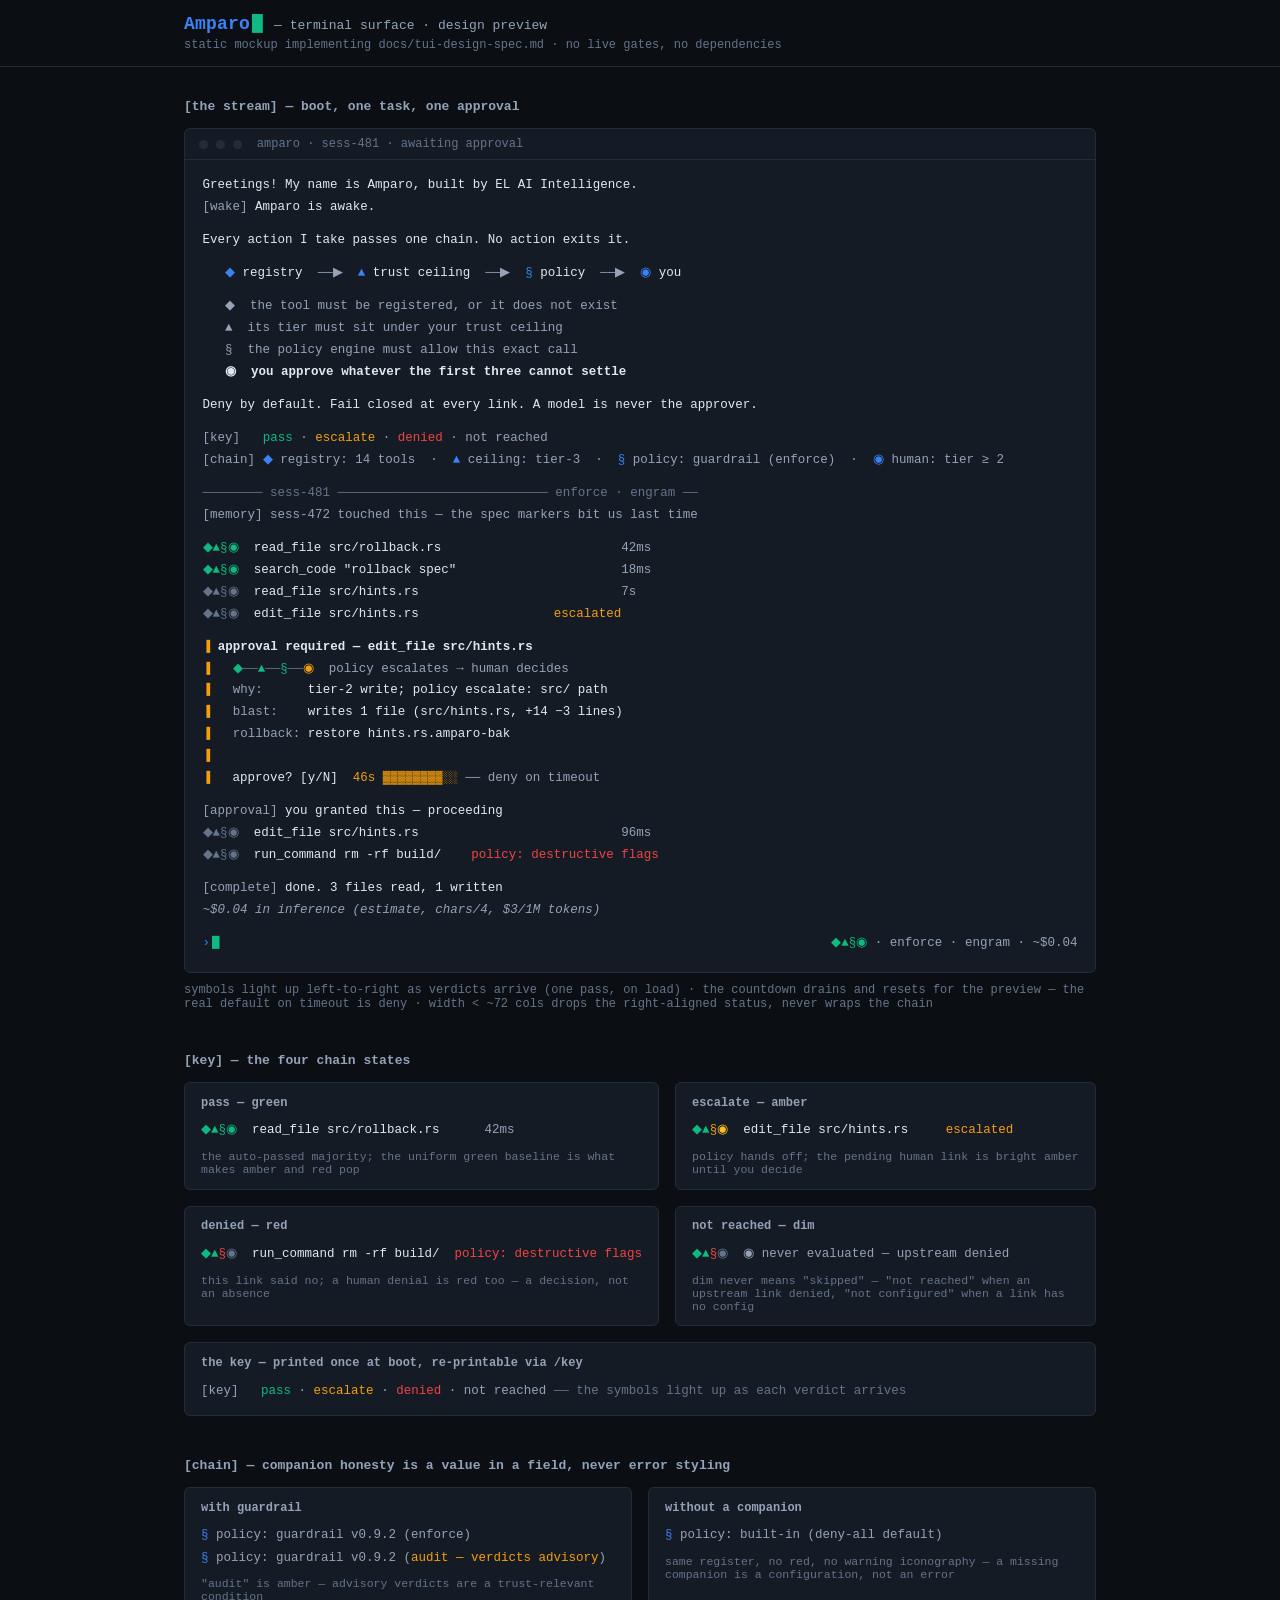
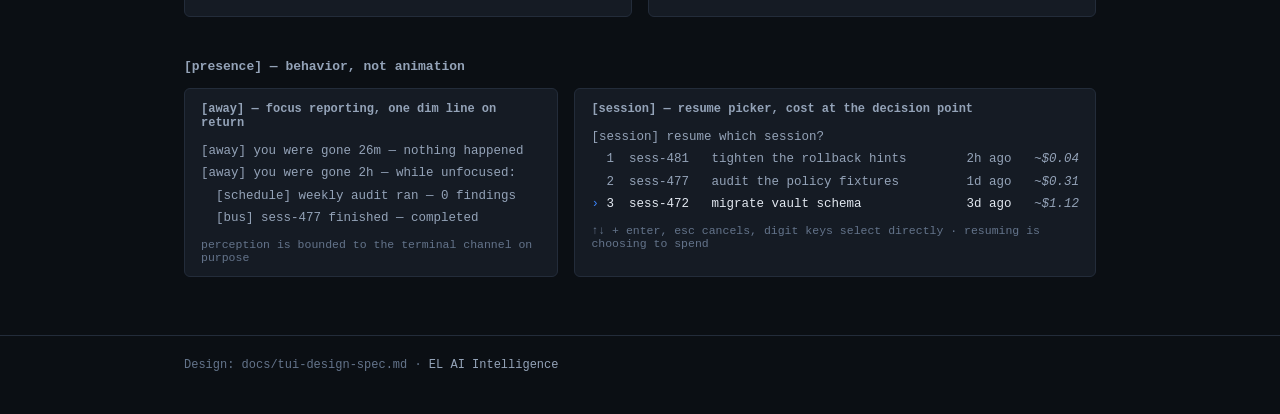
<file: docs/tui-mockup.html>
<!doctype html>
<html lang="en">
<head>
<meta charset="utf-8">
<meta name="viewport" content="width=device-width, initial-scale=1">
<title>Amparo — terminal surface · design preview</title>
<meta name="description" content="Static design preview of the Amparo TUI, implementing docs/tui-design-spec.md.">
<style>
  /* Family slate tokens (web/public/style.css) — dark-only for this preview. */
  :root {
    --bg: #0b0f14;
    --bg-raised: #11161d;
    --panel: #151b24;
    --border: #232c3a;
    --fg: #e2e8f0;
    --dim: #94a3b8;
    --faint: #64748b;
    --accent: #3b82f6;
    --ok: #10b981;
    --bad: #ef4444;
    --warn: #f59e0b;
    --warn-bright: #fbbf24;
    --mono: ui-monospace, SFMono-Regular, Menlo, Consolas, monospace;
    --sans: system-ui, -apple-system, "Segoe UI", Roboto, sans-serif;
  }
  * { box-sizing: border-box; }
  body {
    margin: 0;
    background: var(--bg);
    color: var(--fg);
    font: 15px/1.6 var(--sans);
    -webkit-font-smoothing: antialiased;
  }
  .wrap { max-width: 960px; margin: 0 auto; padding: 0 1.5rem; }

  /* ---------- page header ---------- */
  header { border-bottom: 1px solid var(--border); }
  .hdr { max-width: 960px; margin: 0 auto; padding: 0.85rem 1.5rem; }
  .brand-line { display: flex; align-items: baseline; gap: 0.7rem; flex-wrap: wrap; }
  .brand { font: 600 18px var(--mono); color: var(--accent); letter-spacing: 0.01em; }
  .cursor {
    display: inline-block;
    margin-left: 2px;
    color: var(--ok);
    animation: blink 1.1s steps(1, end) infinite;
  }
  @keyframes blink { 50% { opacity: 0; } }
  @media (prefers-reduced-motion: reduce) { .cursor { animation: none; } }
  .hdr-sub { color: var(--dim); font: 13px var(--mono); }
  .hdr-note { margin: 0.3rem 0 0; color: var(--faint); font: 12px var(--mono); }

  main { padding: 2rem 0 1rem; }
  h2.sec { font: 600 13px var(--mono); color: var(--dim); text-transform: lowercase; margin: 0 0 0.9rem; }
  section { margin-bottom: 2.6rem; }
  .caption { color: var(--faint); font: 12px var(--mono); margin: 0.6rem 0 0; }

  /* ---------- terminal window ---------- */
  .term {
    background: var(--panel);
    border: 1px solid var(--border);
    border-radius: 6px;
    overflow-x: auto;
  }
  .term-bar {
    display: flex;
    align-items: center;
    gap: 0.5rem;
    padding: 0.5rem 0.9rem;
    border-bottom: 1px solid var(--border);
    font: 12px var(--mono);
    color: var(--faint);
    min-width: 720px;
  }
  .dot { width: 9px; height: 9px; border-radius: 50%; background: var(--border); flex: none; }
  .term-title { margin-left: 0.4rem; }
  .term-body {
    padding: 0.9rem 1.1rem 1.1rem;
    font: 12.5px/1.75 var(--mono);
    min-width: 720px;
  }
  .tline { white-space: pre; display: block; }
  .spacer { height: 0.9em; }

  /* verdict colors — color carries verdict, symbols carry the link */
  .ok   { color: var(--ok); }
  .warn { color: var(--warn); }
  .bad  { color: var(--bad); }
  .dim  { color: var(--dim); }
  .faint { color: var(--faint); }
  .acc  { color: var(--accent); }
  .est  { color: var(--dim); font-style: italic; }
  .sym.pending { color: var(--faint); }
  .bright { color: var(--fg); font-weight: 600; }

  /* approval card — a warn left rule, not a box */
  .card-rule { color: var(--warn); }
  .card-title { font-weight: 600; color: var(--fg); }
  #pending-human { color: var(--warn-bright); }
  #pending-human.pulse { color: var(--warn); }
  #cd-secs, #cd-meter { color: var(--warn); }

  /* input line */
  .input-line { display: flex; white-space: pre; }
  .input-line .grow { flex: 1; }
  .rstatus { color: var(--dim); }

  /* ---------- states reference ---------- */
  .grid { display: grid; grid-template-columns: 1fr 1fr; gap: 1rem; }
  @media (max-width: 860px) { .grid { grid-template-columns: 1fr; } }
  .panel {
    background: var(--panel);
    border: 1px solid var(--border);
    border-radius: 6px;
    padding: 0.8rem 1rem;
  }
  .panel h3 { font: 600 12px var(--mono); color: var(--dim); text-transform: lowercase; margin: 0 0 0.6rem; }
  .panel .tline { font: 12.5px/1.8 var(--mono); }
  .panel p.note { color: var(--faint); font: 11.5px var(--mono); margin: 0.5rem 0 0; }

  footer { border-top: 1px solid var(--border); }
  .ftr { max-width: 960px; margin: 0 auto; padding: 1.4rem 1.5rem 2rem; color: var(--faint); font: 12px var(--mono); }
  .ftr a { color: var(--dim); text-decoration: none; }
  .ftr a:hover { color: var(--fg); }
</style>
</head>
<body>

<header>
  <div class="hdr">
    <div class="brand-line">
      <span class="brand">Amparo<span class="cursor" aria-hidden="true">█</span></span>
      <span class="hdr-sub">— terminal surface · design preview</span>
    </div>
    <p class="hdr-note">static mockup implementing docs/tui-design-spec.md · no live gates, no dependencies</p>
  </div>
</header>

<main>
<div class="wrap">

  <!-- ============ main terminal mock ============ -->
  <section>
    <h2 class="sec">[the stream] — boot, one task, one approval</h2>
    <div class="term" aria-label="amparo tui mockup">
      <div class="term-bar">
        <span class="dot"></span><span class="dot"></span><span class="dot"></span>
        <span class="term-title">amparo · sess-481 · awaiting approval</span>
      </div>
      <div class="term-body" id="stream"><div class="tline">Greetings! My name is Amparo, built by EL AI Intelligence.</div>
<div class="tline"><span class="dim">[wake]</span> Amparo is awake.</div>
<div class="spacer"></div>
<div class="tline">Every action I take passes one chain. No action exits it.</div>
<div class="spacer"></div>
<div class="tline">   <span class="acc">◆</span> registry  <span class="dim">──▶</span>  <span class="acc">▲</span> trust ceiling  <span class="dim">──▶</span>  <span class="acc">§</span> policy  <span class="dim">──▶</span>  <span class="acc">◉</span> you</div>
<div class="spacer"></div>
<div class="tline">   <span class="dim">◆  the tool must be registered, or it does not exist</span></div>
<div class="tline">   <span class="dim">▲  its tier must sit under your trust ceiling</span></div>
<div class="tline">   <span class="dim">§  the policy engine must allow this exact call</span></div>
<div class="tline">   <span class="bright">◉  you approve whatever the first three cannot settle</span></div>
<div class="spacer"></div>
<div class="tline">Deny by default. Fail closed at every link. A model is never the approver.</div>
<div class="spacer"></div>
<div class="tline"><span class="dim">[key]</span>   <span class="ok">pass</span> <span class="dim">·</span> <span class="warn">escalate</span> <span class="dim">·</span> <span class="bad">denied</span> <span class="dim">· not reached</span></div>
<div class="tline"><span class="dim">[chain]</span> <span class="acc">◆</span> <span class="dim">registry: 14 tools  ·</span>  <span class="acc">▲</span> <span class="dim">ceiling: tier-3  ·</span>  <span class="acc">§</span> <span class="dim">policy: guardrail (enforce)  ·</span>  <span class="acc">◉</span> <span class="dim">human: tier ≥ 2</span></div>
<div class="spacer"></div>
<div class="tline"><span class="faint">──────── sess-481 ──────────────────────────── enforce · engram ──</span></div>
<div class="tline"><span class="dim">[memory] sess-472 touched this — the spec markers bit us last time</span></div>
<div class="spacer"></div>
<div class="tline"><span class="sym pending" data-final="ok">◆</span><span class="sym pending" data-final="ok">▲</span><span class="sym pending" data-final="ok">§</span><span class="sym pending" data-final="ok">◉</span>  read_file src/rollback.rs                        <span class="dim">42ms</span></div>
<div class="tline"><span class="sym pending" data-final="ok">◆</span><span class="sym pending" data-final="ok">▲</span><span class="sym pending" data-final="ok">§</span><span class="sym pending" data-final="ok">◉</span>  search_code "rollback spec"                      <span class="dim">18ms</span></div>
<div class="tline"><span class="sym pending" data-final="ok">◆</span><span class="sym pending" data-final="ok">▲</span><span class="sym pending" data-final="dim">§</span><span class="sym pending" data-final="dim">◉</span>  read_file src/hints.rs                           <span class="dim">7s</span></div>
<div class="tline"><span class="sym pending" data-final="ok">◆</span><span class="sym pending" data-final="ok">▲</span><span class="sym pending" data-final="warn">§</span><span class="sym pending" data-final="warn-bright">◉</span>  edit_file src/hints.rs                  <span class="warn">escalated</span></div>
<div class="spacer"></div>
<div class="tline"><span class="card-rule">▐</span> <span class="card-title">approval required — edit_file src/hints.rs</span></div>
<div class="tline"><span class="card-rule">▐</span>   <span class="ok">◆</span><span class="faint">──</span><span class="ok">▲</span><span class="faint">──</span><span class="ok">§</span><span class="faint">──</span><span id="pending-human">◉</span>  <span class="dim">policy escalates → human decides</span></div>
<div class="tline"><span class="card-rule">▐</span>   <span class="dim">why:</span>      tier-2 write; policy escalate: src/ path</div>
<div class="tline"><span class="card-rule">▐</span>   <span class="dim">blast:</span>    writes 1 file (src/hints.rs, +14 −3 lines)</div>
<div class="tline"><span class="card-rule">▐</span>   <span class="dim">rollback:</span> restore hints.rs.amparo-bak</div>
<div class="tline"><span class="card-rule">▐</span></div>
<div class="tline"><span class="card-rule">▐</span>   approve? [y/N]  <span id="cd-secs">47s</span> <span id="cd-meter">▓▓▓▓▓▓▓▓░░</span> <span class="dim">── deny on timeout</span></div>
<div class="spacer"></div>
<div class="tline"><span class="dim">[approval]</span> you granted this — proceeding</div>
<div class="tline"><span class="sym pending" data-final="ok">◆</span><span class="sym pending" data-final="ok">▲</span><span class="sym pending" data-final="ok">§</span><span class="sym pending" data-final="ok">◉</span>  edit_file src/hints.rs                           <span class="dim">96ms</span></div>
<div class="tline"><span class="sym pending" data-final="ok">◆</span><span class="sym pending" data-final="ok">▲</span><span class="sym pending" data-final="bad">§</span><span class="sym pending" data-final="dim">◉</span>  run_command rm -rf build/    <span class="bad">policy: destructive flags</span></div>
<div class="spacer"></div>
<div class="tline"><span class="dim">[complete]</span> done. 3 files read, 1 written</div>
<div class="tline"><span class="est">~$0.04 in inference (estimate, chars/4, $3/1M tokens)</span></div>
<div class="spacer"></div>
<div class="tline input-line"><span class="acc">›</span> <span class="cursor" aria-hidden="true">█</span><span class="grow"></span><span class="rstatus"><span class="ok">◆▲§◉</span> · enforce · engram · ~$0.04</span></div></div>
    </div>
    <p class="caption">symbols light up left-to-right as verdicts arrive (one pass, on load) · the countdown drains and resets for the preview — the real default on timeout is deny · width &lt; ~72 cols drops the right-aligned status, never wraps the chain</p>
  </section>

  <!-- ============ states reference ============ -->
  <section>
    <h2 class="sec">[key] — the four chain states</h2>
    <div class="grid">
      <div class="panel">
        <h3>pass — green</h3>
        <div class="tline"><span class="ok">◆▲§◉</span>  read_file src/rollback.rs      <span class="dim">42ms</span></div>
        <p class="note">the auto-passed majority; the uniform green baseline is what makes amber and red pop</p>
      </div>
      <div class="panel">
        <h3>escalate — amber</h3>
        <div class="tline"><span class="ok">◆▲</span><span class="warn">§</span><span style="color:var(--warn-bright)">◉</span>  edit_file src/hints.rs     <span class="warn">escalated</span></div>
        <p class="note">policy hands off; the pending human link is bright amber until you decide</p>
      </div>
      <div class="panel">
        <h3>denied — red</h3>
        <div class="tline"><span class="ok">◆▲</span><span class="bad">§</span><span class="faint">◉</span>  run_command rm -rf build/  <span class="bad">policy: destructive flags</span></div>
        <p class="note">this link said no; a human denial is red too — a decision, not an absence</p>
      </div>
      <div class="panel">
        <h3>not reached — dim</h3>
        <div class="tline"><span class="ok">◆▲</span><span class="bad">§</span><span class="faint">◉</span>  <span class="dim">◉ never evaluated — upstream denied</span></div>
        <p class="note">dim never means "skipped" — "not reached" when an upstream link denied, "not configured" when a link has no config</p>
      </div>
    </div>
    <div class="panel" style="margin-top:1rem">
      <h3>the key — printed once at boot, re-printable via /key</h3>
      <div class="tline"><span class="dim">[key]</span>   <span class="ok">pass</span> <span class="dim">·</span> <span class="warn">escalate</span> <span class="dim">·</span> <span class="bad">denied</span> <span class="dim">· not reached</span> <span class="faint">── the symbols light up as each verdict arrives</span></div>
    </div>
  </section>

  <!-- ============ companion configurations ============ -->
  <section>
    <h2 class="sec">[chain] — companion honesty is a value in a field, never error styling</h2>
    <div class="grid">
      <div class="panel">
        <h3>with guardrail</h3>
        <div class="tline"><span class="acc">§</span> <span class="dim">policy: guardrail v0.9.2 (enforce)</span></div>
        <div class="tline"><span class="acc">§</span> <span class="dim">policy: guardrail v0.9.2 (</span><span class="warn">audit — verdicts advisory</span><span class="dim">)</span></div>
        <p class="note">"audit" is amber — advisory verdicts are a trust-relevant condition</p>
      </div>
      <div class="panel">
        <h3>without a companion</h3>
        <div class="tline"><span class="acc">§</span> <span class="dim">policy: built-in (deny-all default)</span></div>
        <p class="note">same register, no red, no warning iconography — a missing companion is a configuration, not an error</p>
      </div>
    </div>
  </section>

  <!-- ============ presence: away briefing + resume picker ============ -->
  <section>
    <h2 class="sec">[presence] — behavior, not animation</h2>
    <div class="grid">
      <div class="panel">
        <h3>[away] — focus reporting, one dim line on return</h3>
        <div class="tline"><span class="dim">[away] you were gone 26m — nothing happened</span></div>
        <div class="tline"><span class="dim">[away] you were gone 2h — while unfocused:</span></div>
        <div class="tline"><span class="dim">  [schedule] weekly audit ran — 0 findings</span></div>
        <div class="tline"><span class="dim">  [bus] sess-477 finished — completed</span></div>
        <p class="note">perception is bounded to the terminal channel on purpose</p>
      </div>
      <div class="panel">
        <h3>[session] — resume picker, cost at the decision point</h3>
        <div class="tline"><span class="dim">[session] resume which session?</span></div>
        <div class="tline"><span class="dim">  1  sess-481   tighten the rollback hints        2h ago   </span><span class="est">~$0.04</span></div>
        <div class="tline"><span class="dim">  2  sess-477   audit the policy fixtures         1d ago   </span><span class="est">~$0.31</span></div>
        <div class="tline"><span class="acc">›</span> 3  sess-472   migrate vault schema              3d ago   <span class="est">~$1.12</span></div>
        <p class="note">↑↓ + enter, esc cancels, digit keys select directly · resuming is choosing to spend</p>
      </div>
    </div>
  </section>

</div>
</main>

<footer>
  <div class="ftr">Design: docs/tui-design-spec.md · <a href="https://elai-intelligence.com">EL AI Intelligence</a></div>
</footer>

<script>
(function () {
  var reduce = window.matchMedia("(prefers-reduced-motion: reduce)").matches;

  /* Chain symbols light up left-to-right as verdicts arrive — one pass. */
  var syms = Array.prototype.slice.call(document.querySelectorAll("#stream .sym"));
  function settle(s) { s.classList.remove("pending"); s.classList.add(s.dataset.final); }
  if (reduce) {
    syms.forEach(settle);
  } else {
    syms.forEach(function (s, i) { setTimeout(function () { settle(s); }, 250 + i * 150); });
  }

  /* Approval countdown — draining meter, one redraw per second.
     Loops for the preview; the real default on timeout is deny. */
  var secsEl = document.getElementById("cd-secs");
  var meterEl = document.getElementById("cd-meter");
  var humanEl = document.getElementById("pending-human");
  var TOTAL = 60, BLOCKS = 10, t = 47;
  function render() {
    secsEl.textContent = t + "s";
    var filled = Math.max(0, Math.ceil(t / TOTAL * BLOCKS));
    meterEl.textContent = "▓".repeat(filled) + "░".repeat(BLOCKS - filled);
  }
  render();
  if (!reduce) {
    setInterval(function () {
      t -= 1;
      if (t < 0) t = TOTAL;
      render();
      humanEl.classList.toggle("pulse"); /* pending ◉ pulses bright↔normal on the tick */
    }, 1000);
  }
})();
</script>

</body>
</html>
</file>
